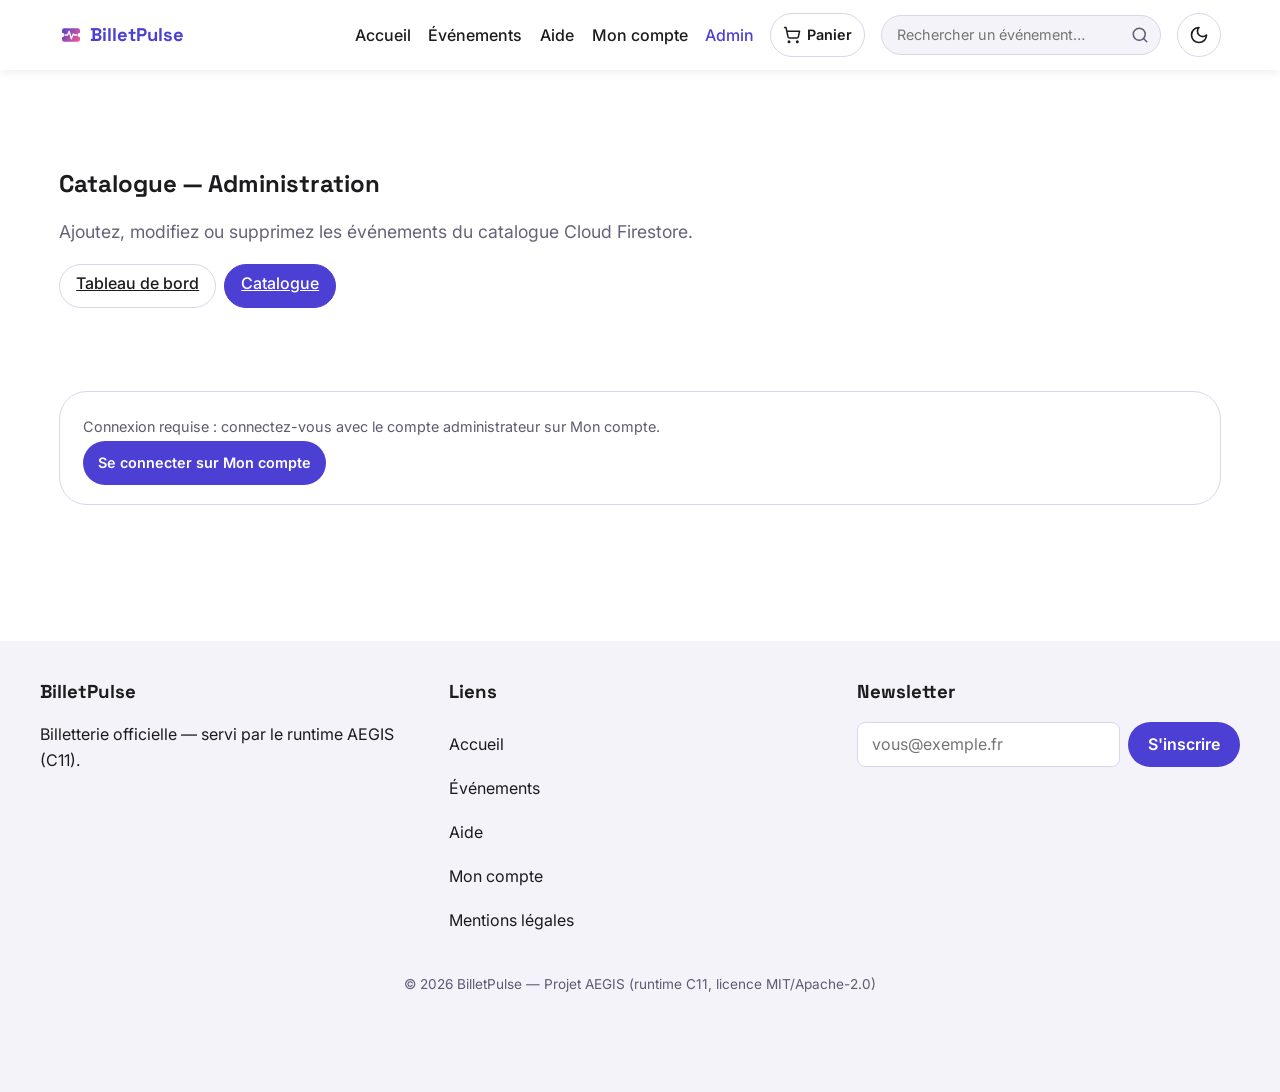
<file: admin-catalogue.html>
﻿<!DOCTYPE html>
<html lang="fr">
<head>
<meta charset="UTF-8"><meta name="viewport" content="width=device-width, initial-scale=1">
<title>Catalogue Admin — BilletPulse</title>
<link rel="icon" href="assets/img/favicon.svg" type="image/svg+xml">
<link href="https://fonts.googleapis.com/css2?family=Space+Grotesk:wght@400;500;700&family=Inter:wght@400;500;600&display=swap" rel="stylesheet">
<link rel="stylesheet" href="https://fonts.googleapis.com/css2?family=Material+Symbols+Outlined:opsz,wght,FILL,GRAD@24,400,0,0">
<link rel="stylesheet" href="assets/css/style.css">
</head>
<body>
<a class="skip-link" href="#main">Aller au contenu principal</a>
<header class="site-header"><nav class="nav-main" role="navigation" aria-label="Navigation principale">
<a class="brand" href="index.html"><img src="assets/img/logo.svg" alt="" width="24" height="24"> BilletPulse</a>
<button class="nav-toggle" id="nav-toggle" aria-expanded="false" aria-controls="nav-menu" aria-label="Menu">☰</button>
<ul id="nav-menu" class="nav-menu" hidden>
<li><a href="index.html">Accueil</a></li><li><a href="evenements.html">Événements</a></li>
<li><a href="aide.html">Aide</a></li><li><a href="compte.html">Mon compte</a></li><li><a href="admin.html" aria-current="page">Admin</a></li>
</ul></nav></header>
<main id="main">
<section class="page-hero">
  <h1>Catalogue — Administration</h1>
  <p class="hero-lead">Ajoutez, modifiez ou supprimez les événements du catalogue Cloud Firestore.</p>
  <nav class="chips" aria-label="Navigation de l'espace administrateur">
    <a class="chip" href="admin.html">Tableau de bord</a>
    <a class="chip is-active" href="admin-catalogue.html" aria-current="page">Catalogue</a>
  </nav>
</section>

<section class="card" id="admin-gate" aria-label="Accès administrateur">
  <div class="card-body">
    <p id="admin-status" class="card-meta">Vérification des droits administrateur…</p>
    <a class="btn btn-primary btn-sm" id="admin-login-link" href="compte.html" hidden>Se connecter sur Mon compte</a>
  </div>
</section>

<section id="admin-panel" hidden aria-label="Gestion du catalogue">
  <div class="card" style="margin:1.5rem 0">
    <div class="card-body">
      <h2>Ajouter / modifier un événement</h2>
      <form id="admin-event-form" class="contact-form">
        <div class="form-row"><label for="ae-id">Identifiant (slug)</label><input type="text" id="ae-id" required placeholder="ex: soiree-vip-ete"></div>
        <div class="form-row"><label for="ae-title">Titre</label><input type="text" id="ae-title" required placeholder="Nom du spectacle"></div>
        <div class="form-row"><label for="ae-category">Catégorie (festival, concert, theatre, sport)</label><input type="text" id="ae-category" required value="concert"></div>
        <div class="form-row"><label for="ae-catlabel">Libellé catégorie</label><input type="text" id="ae-catlabel" required value="Concert"></div>
        <div class="form-row"><label for="ae-date">Date</label><input type="text" id="ae-date" required placeholder="15 juillet 2027"></div>
        <div class="form-row"><label for="ae-lieu">Lieu</label><input type="text" id="ae-lieu" required placeholder="Paris"></div>
        <div class="form-row"><label for="ae-prix">Prix (€)</label><input type="number" id="ae-prix" required min="1" step="1" value="40"></div>
        <div class="form-row"><label for="ae-stock">Stock</label><input type="number" id="ae-stock" required min="0" step="1" value="100"></div>
        <div class="form-row"><label for="ae-img">Image (chemin relatif)</label><input type="text" id="ae-img" required value="assets/img/events/nova.jpg"></div>
        <div class="form-row"><label for="ae-desc">Description</label><textarea id="ae-desc" rows="2" required>Événement officiel BilletPulse.</textarea></div>
        <div class="form-actions">
          <button type="submit" class="btn btn-primary btn-sm">Enregistrer dans Firestore</button>
          <button type="button" class="btn btn-outline btn-sm" id="ae-reset">Nouveau</button>
        </div>
        <p class="form-msg" id="ae-msg" role="status" aria-live="polite"></p>
      </form>
    </div>
  </div>

  <div class="section-head">
    <h2>Catalogue actuel</h2>
    <div class="search-bar"><input type="search" id="ae-search" placeholder="Filtrer par titre, lieu ou slug…" aria-label="Filtrer le catalogue"></div>
  </div>
  <div class="tickets-list" id="admin-events-list"></div>
</section>
</main>
<footer class="site-footer">
  <div class="footer-cols">
    <div><h3>BilletPulse</h3><p>Billetterie officielle — servi par le runtime AEGIS (C11).</p></div>
    <nav aria-label="Liens utiles"><h3>Liens</h3><ul>
      <li><a href="index.html">Accueil</a></li>
      <li><a href="evenements.html">Événements</a></li>
      <li><a href="aide.html">Aide</a></li>
      <li><a href="compte.html">Mon compte</a></li>
      <li><a href="mentions-legales.html">Mentions légales</a></li>
    </ul></nav>
    <div><h3>Newsletter</h3>
      <form id="newsletter-form" class="newsletter-form">
        <label class="sr-only" for="nl-email">Votre e-mail</label>
        <input type="email" id="nl-email" required placeholder="vous@exemple.fr">
        <button class="btn btn-primary" type="submit">S'inscrire</button>
      </form>
      <p class="form-msg" id="nl-msg" aria-live="polite"></p>
    </div>
  </div>
  <p class="footer-bottom">© 2026 BilletPulse — Projet AEGIS (runtime C11, licence MIT/Apache-2.0)</p>
</footer>
<script src="assets/js/cart-core.js"></script><script src="assets/js/main.js"></script>
</body></html>
</file>
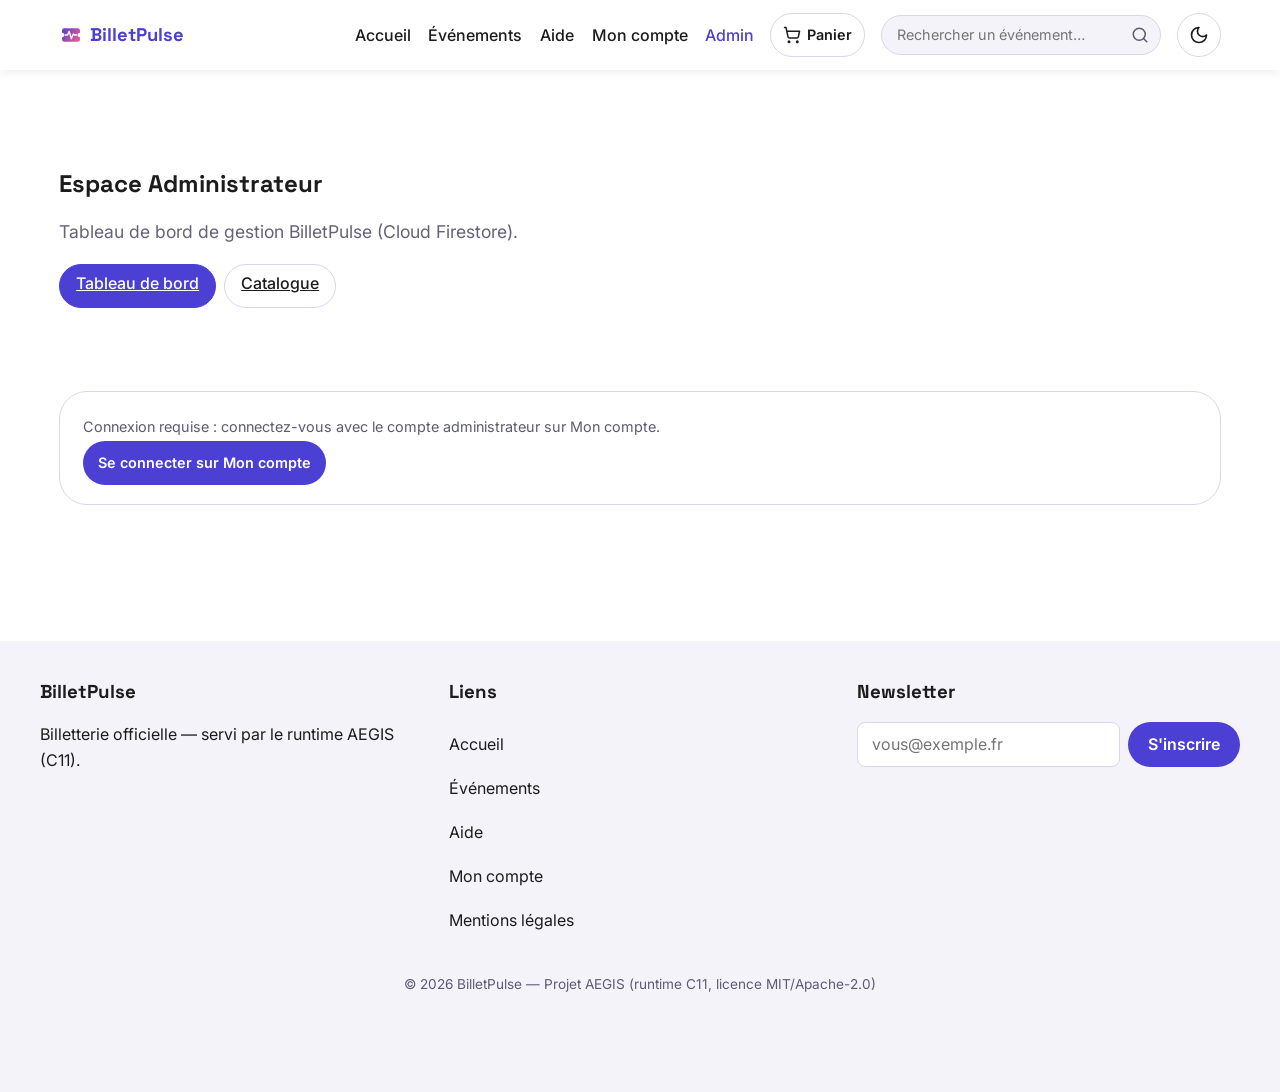
<file: admin.html>
﻿<!DOCTYPE html>
<html lang="fr">
<head>
<meta charset="UTF-8"><meta name="viewport" content="width=device-width, initial-scale=1">
<title>Administration — BilletPulse</title>
<link rel="icon" href="assets/img/favicon.svg" type="image/svg+xml">
<link href="https://fonts.googleapis.com/css2?family=Space+Grotesk:wght@400;500;700&family=Inter:wght@400;500;600&display=swap" rel="stylesheet">
<link rel="stylesheet" href="https://fonts.googleapis.com/css2?family=Material+Symbols+Outlined:opsz,wght,FILL,GRAD@24,400,0,0">
<link rel="stylesheet" href="assets/css/style.css">
</head>
<body>
<a class="skip-link" href="#main">Aller au contenu principal</a>
<header class="site-header"><nav class="nav-main" role="navigation" aria-label="Navigation principale">
<a class="brand" href="index.html"><img src="assets/img/logo.svg" alt="" width="24" height="24"> BilletPulse</a>
<button class="nav-toggle" id="nav-toggle" aria-expanded="false" aria-controls="nav-menu" aria-label="Menu">☰</button>
<ul id="nav-menu" class="nav-menu" hidden>
<li><a href="index.html">Accueil</a></li><li><a href="evenements.html">Événements</a></li>
<li><a href="aide.html">Aide</a></li><li><a href="compte.html">Mon compte</a></li><li><a href="admin.html" aria-current="page">Admin</a></li>
</ul></nav></header>
<main id="main">
<section class="page-hero">
  <h1>Espace Administrateur</h1>
  <p class="hero-lead">Tableau de bord de gestion BilletPulse (Cloud Firestore).</p>
  <nav class="chips" aria-label="Navigation de l'espace administrateur">
    <a class="chip is-active" href="admin.html" aria-current="page">Tableau de bord</a>
    <a class="chip" href="admin-catalogue.html">Catalogue</a>
  </nav>
</section>

<section class="card" id="admin-gate" aria-label="Accès administrateur">
  <div class="card-body">
    <p id="admin-status" class="card-meta">Vérification des droits administrateur…</p>
    <a class="btn btn-primary btn-sm" id="admin-login-link" href="compte.html" hidden>Se connecter sur Mon compte</a>
  </div>
</section>

<section id="admin-panel" hidden aria-label="Tableau de bord administrateur">
  <div class="cards-grid three" style="margin:1.5rem 0">
    <article class="card"><div class="card-body">
      <p class="card-meta">Événements publiés</p>
      <h2 id="admin-stat-count">…</h2>
    </div></article>
    <article class="card"><div class="card-body">
      <p class="card-meta">Places en stock total</p>
      <h2 id="admin-stat-stock">…</h2>
    </div></article>
    <article class="card"><div class="card-body">
      <p class="card-meta">Catégories actives</p>
      <h2 id="admin-stat-cats">…</h2>
    </div></article>
  </div>

  <div class="card">
    <div class="card-body">
      <h2>Sections de l'espace administrateur</h2>
      <p class="card-meta">Accédez aux outils de gestion dédiés.</p>
      <div class="form-actions" style="margin-top:1rem">
        <a class="btn btn-primary btn-sm" href="admin-catalogue.html">Gérer le catalogue</a>
        <a class="btn btn-outline btn-sm" href="evenements.html">Voir le catalogue public</a>
      </div>
    </div>
  </div>
</section>
</main>
<footer class="site-footer">
  <div class="footer-cols">
    <div><h3>BilletPulse</h3><p>Billetterie officielle — servi par le runtime AEGIS (C11).</p></div>
    <nav aria-label="Liens utiles"><h3>Liens</h3><ul>
      <li><a href="index.html">Accueil</a></li>
      <li><a href="evenements.html">Événements</a></li>
      <li><a href="aide.html">Aide</a></li>
      <li><a href="compte.html">Mon compte</a></li>
      <li><a href="mentions-legales.html">Mentions légales</a></li>
    </ul></nav>
    <div><h3>Newsletter</h3>
      <form id="newsletter-form" class="newsletter-form">
        <label class="sr-only" for="nl-email">Votre e-mail</label>
        <input type="email" id="nl-email" required placeholder="vous@exemple.fr">
        <button class="btn btn-primary" type="submit">S'inscrire</button>
      </form>
      <p class="form-msg" id="nl-msg" aria-live="polite"></p>
    </div>
  </div>
  <p class="footer-bottom">© 2026 BilletPulse — Projet AEGIS (runtime C11, licence MIT/Apache-2.0)</p>
</footer>
<script src="assets/js/cart-core.js"></script><script src="assets/js/main.js"></script>
</body></html>
</file>
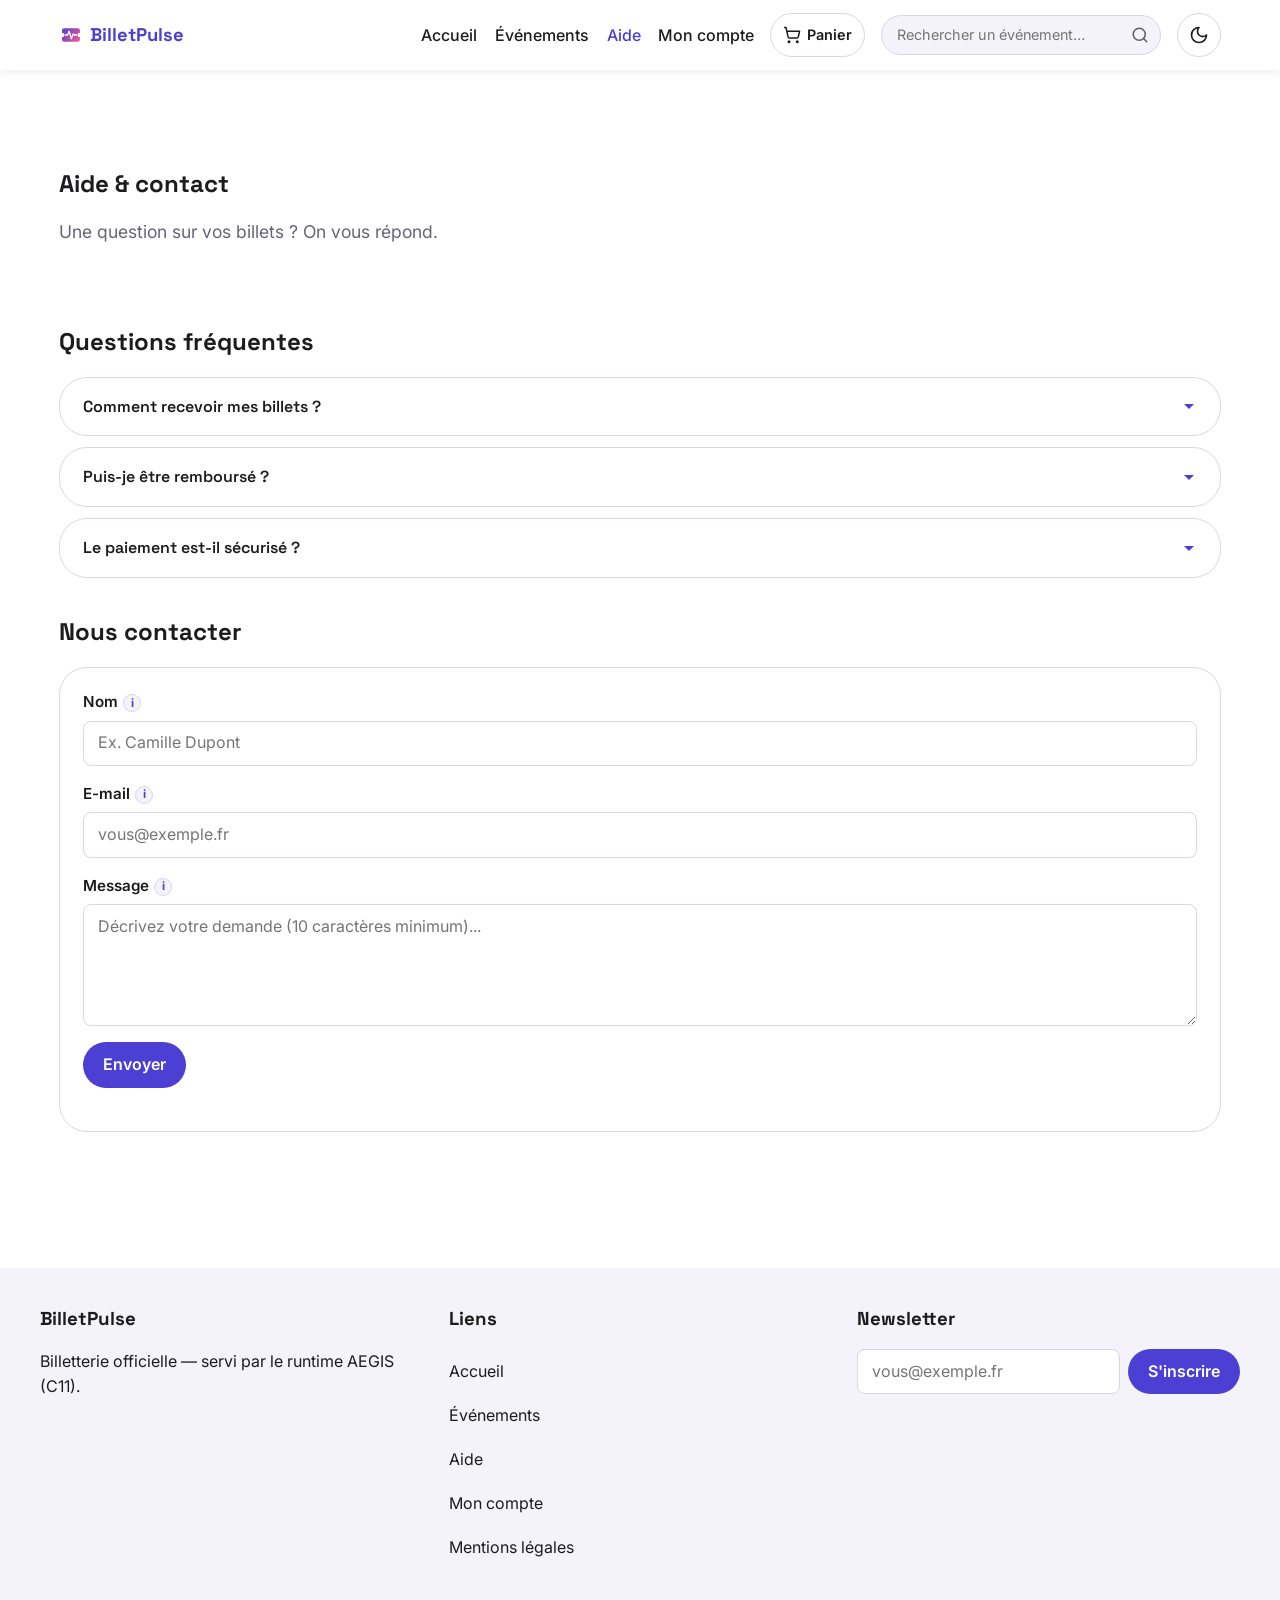
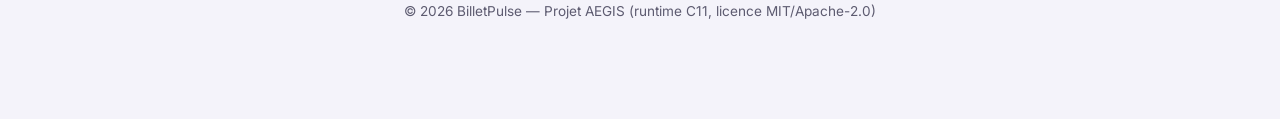
<file: aide.html>
﻿<!DOCTYPE html>
<html lang="fr">
<head>
<meta charset="UTF-8"><meta name="viewport" content="width=device-width, initial-scale=1">
<title>Aide — BilletPulse</title>
<link rel="icon" href="assets/img/favicon.svg" type="image/svg+xml">
<link href="https://fonts.googleapis.com/css2?family=Space+Grotesk:wght@400;500;700&family=Inter:wght@400;500;600&display=swap" rel="stylesheet">
<link rel="stylesheet" href="https://fonts.googleapis.com/css2?family=Material+Symbols+Outlined:opsz,wght,FILL,GRAD@24,400,0,0">
<link rel="stylesheet" href="assets/css/style.css">
</head>
<body>
<a class="skip-link" href="#main">Aller au contenu principal</a>
<header class="site-header"><nav class="nav-main" role="navigation" aria-label="Navigation principale">
<a class="brand" href="index.html"><img src="assets/img/logo.svg" alt="" width="24" height="24"> BilletPulse</a>
<button class="nav-toggle" id="nav-toggle" aria-expanded="false" aria-controls="nav-menu" aria-label="Menu">☰</button>
<ul id="nav-menu" class="nav-menu" hidden>
<li><a href="index.html">Accueil</a></li><li><a href="evenements.html">Événements</a></li>
<li><a href="aide.html" aria-current="page">Aide</a></li><li><a href="compte.html">Mon compte</a></li>
</ul></nav></header>
<main id="main">
<section class="page-hero"><h1>Aide &amp; contact</h1><p class="hero-lead">Une question sur vos billets ? On vous répond.</p></section>
<section class="faq" aria-label="Questions fréquentes">
<h2>Questions fréquentes</h2>
<details class="card"><summary>Comment recevoir mes billets ?</summary><div class="card-body"><p>Dès le paiement confirmé, vos billets (avec QR code) sont envoyés par e-mail et disponibles dans votre compte.</p></div></details>
<details class="card"><summary>Puis-je être remboursé ?</summary><div class="card-body"><p>Selon les conditions de l'organisateur (voir CGV). Contactez-nous dans les 48 h suivant l'achat.</p></div></details>
<details class="card"><summary>Le paiement est-il sécurisé ?</summary><div class="card-body"><p>Oui — transactions chiffrées traitées par notre backend AEGIS (C11), conforme aux standards bancaires.</p></div></details>
</section>
<section aria-label="Contact"><h2>Nous contacter</h2>
<form class="contact-form card" id="contact-form">
<div class="form-row"><label for="cf-nom">Nom</label><input id="cf-nom" maxlength="50" autocomplete="name" placeholder="Ex. Camille Dupont" required></div>
<div class="form-row"><label for="cf-email">E-mail</label><input id="cf-email" type="email" autocomplete="email" placeholder="vous@exemple.fr" required></div>
<div class="form-row"><label for="cf-msg">Message</label><textarea id="cf-msg" rows="4" minlength="10" maxlength="1000" placeholder="Décrivez votre demande (10 caractères minimum)..." required></textarea></div>
<button class="btn btn-primary" type="submit">Envoyer</button>
<p class="form-msg" id="cf-msg-out" aria-live="polite"></p>
</form></section>
</main>
<footer class="site-footer">
  <div class="footer-cols">
    <div><h3>BilletPulse</h3><p>Billetterie officielle — servi par le runtime AEGIS (C11).</p></div>
    <nav aria-label="Liens utiles"><h3>Liens</h3><ul>
      <li><a href="index.html">Accueil</a></li>
      <li><a href="evenements.html">Événements</a></li>
      <li><a href="aide.html">Aide</a></li>
      <li><a href="compte.html">Mon compte</a></li>
      <li><a href="mentions-legales.html">Mentions légales</a></li>
    </ul></nav>
    <div><h3>Newsletter</h3>
      <form id="newsletter-form" class="newsletter-form">
        <label class="sr-only" for="nl-email">Votre e-mail</label>
        <input type="email" id="nl-email" required placeholder="vous@exemple.fr">
        <button class="btn btn-primary" type="submit">S'inscrire</button>
      </form>
      <p class="form-msg" id="nl-msg" aria-live="polite"></p>
    </div>
  </div>
  <p class="footer-bottom">© 2026 BilletPulse — Projet AEGIS (runtime C11, licence MIT/Apache-2.0)</p>
</footer>
<script src="assets/js/cart-core.js"></script>
<script src="assets/js/main.js"></script>
</body></html>
</file>
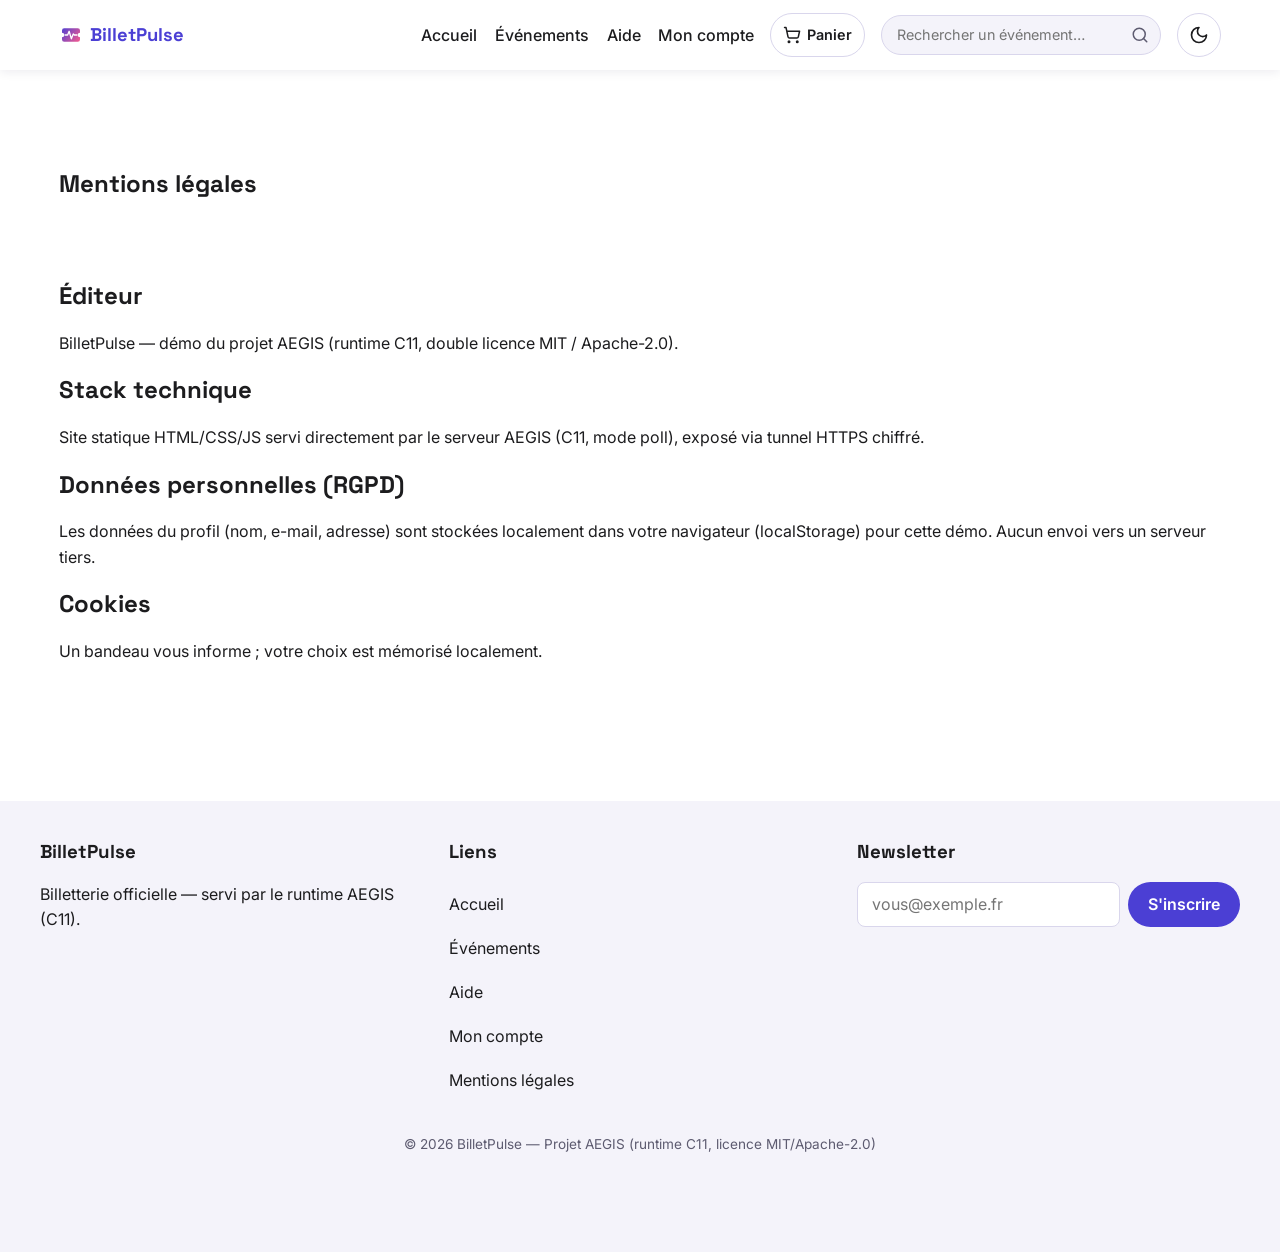
<file: mentions-legales.html>
﻿<!DOCTYPE html>
<html lang="fr">
<head>
<meta charset="UTF-8"><meta name="viewport" content="width=device-width, initial-scale=1">
<title>Mentions légales — BilletPulse</title>
<link rel="icon" href="assets/img/favicon.svg" type="image/svg+xml">
<link href="https://fonts.googleapis.com/css2?family=Space+Grotesk:wght@400;500;700&family=Inter:wght@400;500;600&display=swap" rel="stylesheet">
<link rel="stylesheet" href="assets/css/style.css">
</head>
<body>
<a class="skip-link" href="#main">Aller au contenu principal</a>
<header class="site-header"><nav class="nav-main" role="navigation" aria-label="Navigation principale">
<a class="brand" href="index.html"><img src="assets/img/logo.svg" alt="" width="24" height="24"> BilletPulse</a>
<button class="nav-toggle" id="nav-toggle" aria-expanded="false" aria-controls="nav-menu" aria-label="Menu">☰</button>
<ul id="nav-menu" class="nav-menu" hidden>
<li><a href="index.html">Accueil</a></li><li><a href="evenements.html">Événements</a></li>
<li><a href="aide.html">Aide</a></li><li><a href="compte.html">Mon compte</a></li>
</ul></nav></header>
<main id="main">
<section class="page-hero"><h1>Mentions légales</h1></section>
<section class="legal" aria-label="Mentions légales">
<h2>Éditeur</h2><p>BilletPulse — démo du projet AEGIS (runtime C11, double licence MIT / Apache-2.0).</p>
<h2>Stack technique</h2><p>Site statique HTML/CSS/JS servi directement par le serveur AEGIS (C11, mode poll), exposé via tunnel HTTPS chiffré.</p>
<h2>Données personnelles (RGPD)</h2><p>Les données du profil (nom, e-mail, adresse) sont stockées localement dans votre navigateur (localStorage) pour cette démo. Aucun envoi vers un serveur tiers.</p>
<h2>Cookies</h2><p>Un bandeau vous informe ; votre choix est mémorisé localement.</p>
</section>
</main>
<footer class="site-footer">
  <div class="footer-cols">
    <div><h3>BilletPulse</h3><p>Billetterie officielle — servi par le runtime AEGIS (C11).</p></div>
    <nav aria-label="Liens utiles"><h3>Liens</h3><ul>
      <li><a href="index.html">Accueil</a></li>
      <li><a href="evenements.html">Événements</a></li>
      <li><a href="aide.html">Aide</a></li>
      <li><a href="compte.html">Mon compte</a></li>
      <li><a href="mentions-legales.html">Mentions légales</a></li>
    </ul></nav>
    <div><h3>Newsletter</h3>
      <form id="newsletter-form" class="newsletter-form">
        <label class="sr-only" for="nl-email">Votre e-mail</label>
        <input type="email" id="nl-email" required placeholder="vous@exemple.fr">
        <button class="btn btn-primary" type="submit">S'inscrire</button>
      </form>
      <p class="form-msg" id="nl-msg" aria-live="polite"></p>
    </div>
  </div>
  <p class="footer-bottom">© 2026 BilletPulse — Projet AEGIS (runtime C11, licence MIT/Apache-2.0)</p>
</footer>
<script src="assets/js/main.js"></script>
</body></html>
</file>
<file: assets/css/style.css>
/* ===== AEGIS Tickets — Material 3 ===== */
:root {
  --primary:#4b3fd4; --primary-dark:#2a22a8; --on-primary:#fff;
  --secondary:#ff5c8a; --tertiary:#00b3a4;
  --surface:#fff; --surface-2:#f4f3fa; --on-surface:#1c1c1e; --muted:#5d5b70;
  --outline:#d9d6ec; --success:#00695c; --error:#c2185b;
  --radius-s:8px; --radius-m:16px; --radius-l:28px;
  --font-display:'Space Grotesk',sans-serif; --font-body:'Inter',sans-serif;
}
:root[data-theme="light"] {
  --primary:#4b3fd4; --primary-dark:#2a22a8; --on-primary:#fff;
  --surface:#fff; --surface-2:#f4f3fa; --on-surface:#1c1c1e; --muted:#5d5b70; --outline:#d9d6ec;
}
:root[data-theme="dark"] {
  --primary:#8b82ff; --primary-dark:#6c61f2; --on-primary:#fff;
  --surface:#17161d; --surface-2:#221f33; --on-surface:#f2f1fa; --muted:#b3b1c9; --outline:#3a3752;
}
@media (prefers-color-scheme: dark) {
  :root:not([data-theme="light"]) { --primary:#8b82ff; --primary-dark:#6c61f2; --surface:#17161d; --surface-2:#221f33; --on-surface:#f2f1fa; --muted:#b3b1c9; --outline:#3a3752; }
}
* { box-sizing:border-box; }
html { scroll-behavior:smooth; }
body { margin:0; font-family:var(--font-body); background:var(--surface); color:var(--on-surface); line-height:1.6; }
h1,h2,h3 { font-family:var(--font-display); line-height:1.2; }
img { max-width:100%; display:block; }
a { color:var(--primary); }
.sr-only { position:absolute; width:1px; height:1px; overflow:hidden; clip:rect(0 0 0 0); white-space:nowrap; }
.skip-link { position:absolute; left:-9999px; top:0; background:var(--primary); color:#fff; padding:.6rem 1rem; z-index:999; border-radius:0 0 var(--radius-s) 0; }
.skip-link:focus { left:0; }
:focus-visible { outline:3px solid var(--secondary); outline-offset:2px; }
@media (prefers-reduced-motion: reduce) { html { scroll-behavior:auto; } * { animation:none !important; transition:none !important; } }

/* Header */
.site-header { position:sticky; top:0; z-index:100; background:var(--surface); box-shadow:0 2px 10px rgba(20,15,60,.08); }
.nav-main { display:flex; align-items:center; justify-content:space-between; gap:1rem; max-width:1200px; margin:auto; padding:.8rem 1.2rem; position:relative; }
.brand { display:inline-flex; align-items:center; gap:.4rem; min-height:44px; font-family:var(--font-display); font-weight:700; font-size:1.15rem; color:var(--primary); text-decoration:none; flex-shrink:0; }
.nav-search { position:relative; flex:1 1 200px; max-width:280px; display:flex; align-items:center; }
.nav-search input { width:100%; min-height:40px; padding:.4rem 2.4rem .4rem .95rem; border:1px solid var(--outline); border-radius:999px; font:inherit; font-size:.9rem; background:var(--surface-2); color:var(--on-surface); }
.nav-search input:focus { outline:2px solid var(--primary); outline-offset:1px; background:var(--surface); }
.nav-search button { position:absolute; right:4px; width:34px; height:34px; border-radius:50%; border:none; background:transparent; color:var(--muted); cursor:pointer; display:inline-flex; align-items:center; justify-content:center; }
.nav-search button:hover { color:var(--primary); }
.nav-menu { display:flex; gap:1.1rem; list-style:none; margin:0 0 0 auto; padding:0; }
.theme-toggle { display:inline-flex; align-items:center; justify-content:center; width:44px; height:44px; border-radius:50%; border:1px solid var(--outline); background:var(--surface); color:var(--on-surface); cursor:pointer; flex-shrink:0; transition:border-color .15s, color .15s; }
.theme-toggle:hover { border-color:var(--primary); color:var(--primary); }
.nav-cart { position:relative; display:inline-flex; align-items:center; justify-content:center; gap:.35rem; min-width:44px; height:44px; padding:0 .75rem; border-radius:999px; border:1px solid var(--outline); background:var(--surface); color:var(--on-surface); font:inherit; font-weight:600; font-size:.9rem; cursor:pointer; flex-shrink:0; transition:border-color .15s, color .15s; }
.nav-cart:hover { border-color:var(--primary); color:var(--primary); }
.nav-cart-badge { background:var(--secondary); color:#fff; border-radius:999px; min-width:20px; height:20px; padding:0 5px; display:inline-flex; align-items:center; justify-content:center; font-size:.75rem; font-weight:700; }
.nav-cart-badge[hidden] { display:none !important; }
.nav-menu a { display:inline-block; min-height:44px; line-height:44px; text-decoration:none; color:var(--on-surface); font-weight:500; }
.nav-menu a:hover, .nav-menu a[aria-current="page"] { color:var(--primary); }
.nav-toggle { display:none; min-height:44px; min-width:44px; background:none; border:1px solid var(--outline); border-radius:var(--radius-s); font-size:1.3rem; cursor:pointer; color:var(--on-surface); }

main { max-width:1200px; margin:auto; padding:0 1.2rem 3rem; }

/* Hero */
.hero { position:relative; min-height:60vh; display:flex; align-items:center; border-radius:var(--radius-l); overflow:hidden; margin-top:1.2rem; }
.hero-bg { position:absolute; inset:0; width:100%; height:100%; object-fit:cover; }
.hero::after { content:""; position:absolute; inset:0; background:linear-gradient(100deg, rgba(30,20,90,.85), rgba(75,63,212,.55) 55%, rgba(255,92,138,.35)); }
.hero-content { position:relative; z-index:1; color:#fff; padding:3rem 2.5rem; max-width:640px; }
.hero-kicker { display:inline-block; background:var(--secondary); color:#fff; font-weight:600; font-size:.8rem; text-transform:uppercase; letter-spacing:.08em; padding:.3rem .8rem; border-radius:999px; }
.hero h1 { font-size:clamp(2rem,5vw,3.4rem); margin:.8rem 0; }
.hero-lead { font-size:1.1rem; opacity:.95; }
.page-hero { padding:2.5rem 0 1.5rem; }
.page-hero .hero-lead { color:var(--muted); }
.hero-actions { display:flex; gap:.8rem; flex-wrap:wrap; margin-top:1.4rem; }

/* Countdown */
.countdown { display:inline-block; margin-top:1.6rem; background:rgba(255,255,255,.14); backdrop-filter:blur(6px); border:1px solid rgba(255,255,255,.35); border-radius:var(--radius-m); padding:.6rem 1.1rem; }
.cd-label { display:block; font-size:.75rem; text-transform:uppercase; letter-spacing:.08em; opacity:.85; }
.cd-value { font-family:'JetBrains Mono',monospace; font-weight:600; font-size:1.15rem; color:#ffd166; }

/* Boutons & chips */
.btn { display:inline-flex; align-items:center; justify-content:center; gap:.4rem; min-height:44px; padding:.55rem 1.2rem; border-radius:999px; border:1px solid transparent; font:inherit; font-weight:600; cursor:pointer; text-decoration:none; }
.btn-lg { min-height:52px; padding:.8rem 1.6rem; font-size:1.05rem; }
.btn-sm { min-height:40px; padding:.35rem .9rem; font-size:.9rem; }
.btn-primary { background:var(--primary); color:var(--on-primary); }
.btn-primary:hover { background:var(--primary-dark); }
.btn-primary:disabled { opacity:.6; cursor:default; }
.btn-outline { background:transparent; color:var(--primary); border-color:var(--primary); }
.hero .btn-outline { color:#fff; border-color:#fff; }
.icon-btn { background:none; border:none; min-width:44px; min-height:44px; cursor:pointer; color:var(--on-surface); border-radius:50%; }
.chips { display:flex; gap:.5rem; flex-wrap:wrap; margin:.8rem 0 1.2rem; }
.chip { min-height:44px; padding:.4rem 1rem; border-radius:999px; border:1px solid var(--outline); background:var(--surface); color:var(--on-surface); font:inherit; font-weight:500; cursor:pointer; }
.chip.is-active { background:var(--primary); border-color:var(--primary); color:#fff; }

/* Sections */
section { margin:2.5rem 0; }
.section-head { display:flex; align-items:center; justify-content:space-between; gap:1rem; flex-wrap:wrap; }
.search-bar input, .newsletter-form input, .contact-form input, .contact-form textarea, .form-row input, .form-row textarea, .cart-promo input {
  width:100%; min-height:44px; padding:.55rem .9rem; border:1px solid var(--outline); border-radius:var(--radius-s);
  font:inherit; background:var(--surface); color:var(--on-surface);
}
.search-bar { max-width:480px; margin-bottom:.4rem; }

/* Grille de cartes */
.cards-grid { display:grid; grid-template-columns:repeat(auto-fill,minmax(260px,1fr)); gap:1.2rem; }
.cards-grid.three { grid-template-columns:repeat(auto-fit,minmax(240px,1fr)); }
.card { background:var(--surface); border:1px solid var(--outline); border-radius:var(--radius-l); overflow:hidden; transition:transform .2s, box-shadow .2s; }
.card:hover { transform:translateY(-4px); box-shadow:0 12px 28px rgba(40,30,110,.14); }
.card-body { padding:1.2rem 1.4rem; }
.card-event { text-decoration:none; color:inherit; display:flex; flex-direction:column; height:100%; }
.card-event .card-body { display:flex; flex-direction:column; flex:1; }
.card-event .card-foot { margin-top:auto; padding-top:.6rem; }
.card-icon { font-size:2rem; color:var(--primary); }
.card-tag { display:inline-block; background:rgba(0,179,164,.12); color:var(--tertiary); font-size:.75rem; font-weight:600; text-transform:uppercase; letter-spacing:.06em; padding:.2rem .6rem; border-radius:999px; }
.card-title-link { margin:.5rem 0 .3rem; font-size:1.15rem; color:var(--on-surface); }
.card-meta { color:var(--muted); font-size:.9rem; margin:.2rem 0; }
.card-foot { display:flex; justify-content:space-between; align-items:center; margin-top:.6rem; }
.card-price { font-weight:700; color:var(--primary); font-size:1.05rem; }
.card-stock { font-size:.8rem; color:var(--muted); }
.card-stock.low { color:var(--error); font-weight:600; }

/* Stats */
.stats-bar { display:flex; justify-content:space-around; gap:1rem; flex-wrap:wrap; background:var(--surface-2); border-radius:var(--radius-m); padding:1.4rem; }
.stat-item { text-align:center; }
.stat-number { display:block; font-family:var(--font-display); font-weight:700; font-size:1.5rem; color:var(--primary); }
.stat-label { font-size:.82rem; color:var(--muted); }

/* Carte map */
.map-card iframe { width:100%; height:280px; border:0; display:block; }
.map-actions { display:flex; flex-wrap:wrap; gap:.6rem; margin-top:.9rem; }
.map-actions .material-symbols-outlined { font-size:1.1rem; }

/* Presse fête */
.press-party { border-radius:var(--radius-l); padding:3rem 1.5rem; text-align:center; color:#fff;
  background:linear-gradient(120deg, var(--secondary), #ffb347 45%, var(--primary)); position:relative; overflow:hidden; }
.press-badge { display:inline-block; background:rgba(255,255,255,.2); border:1px solid rgba(255,255,255,.5); padding:.3rem .9rem; border-radius:999px; font-size:.8rem; font-weight:600; text-transform:uppercase; letter-spacing:.08em; }
.press-title { font-family:'Playfair Display',serif; font-style:italic; font-size:clamp(1.6rem,4vw,2.4rem); margin:.8rem 0 1.6rem; }
.press-cards { display:flex; justify-content:center; gap:1rem; flex-wrap:wrap; }
.press-card { display:flex; align-items:center; justify-content:center; min-height:64px; min-width:64px; padding:0 1.2rem; background:#fff; border-radius:var(--radius-m); transform:rotate(-2deg); box-shadow:0 8px 20px rgba(0,0,0,.18); transition:transform .2s; }
.press-card:nth-child(2n) { transform:rotate(2deg); }
.press-card:hover { transform:rotate(0) scale(1.05); }
.press-card img { max-height:28px; width:auto; }

/* Compte */
.account-profile { padding:1.4rem; }
.profile-main { display:flex; align-items:center; gap:1rem; flex-wrap:wrap; }
.avatar { width:64px; height:64px; border-radius:50%; display:flex; align-items:center; justify-content:center;
  font-family:var(--font-display); font-weight:700; font-size:1.4rem; color:#fff;
  background:linear-gradient(135deg, var(--primary), var(--secondary)); }
.profile-main h2 { margin:0; }
.profile-mail { color:var(--muted); margin:.2rem 0; word-break:break-all; }
.profile-badge { display:inline-block; background:rgba(0,179,164,.12); color:var(--success); font-size:.8rem; font-weight:600; padding:.2rem .6rem; border-radius:999px; }
.profile-main .profile-actions { margin-left:auto; display:flex; gap:.5rem; flex-wrap:wrap; }
.account-auth { margin-bottom:1.2rem; }
.account-auth[hidden], #account-profile[hidden], #logout-btn[hidden] { display:none !important; }
.profile-form { margin-top:1rem; padding:1.2rem; background:var(--surface-2); border-radius:var(--radius-m); display:grid; gap:.9rem; }
.profile-form[hidden] { display:none !important; }
.form-row { display:grid; gap:.3rem; }
.form-row label { font-weight:600; font-size:.9rem; }
.form-actions { display:flex; gap:.6rem; }
.form-msg { margin:.3rem 0 0; font-size:.9rem; }
.form-msg.ok { color:var(--success); } .form-msg.ko { color:var(--error); }

/* Billets */
.tickets-list { display:grid; gap:1rem; }
.ticket-details { display:grid; gap:.25rem; margin:.45rem 0 .6rem; padding:.55rem .75rem; background:var(--surface-2); border-radius:var(--radius-s); border-left:3px solid var(--primary); font-size:.9rem; color:var(--text); }
.ticket-detail-row { margin:0; display:flex; flex-wrap:wrap; gap:.35rem; align-items:baseline; }
.ticket-detail-label { font-weight:600; color:var(--muted); }
.ticket .qr { font-family:'JetBrains Mono',monospace; background:var(--surface-2); border:1px dashed var(--outline); border-radius:var(--radius-s); padding:.5rem .8rem; display:inline-block; margin-top:.5rem; font-size:.85rem; }
.no-result { color:var(--muted); font-style:italic; }

/* Panier */
.cart-fab { display:none; }
.cart-badge { position:absolute; top:-4px; right:-4px; background:var(--secondary); color:#fff; border-radius:50%; min-width:22px; height:22px; display:flex; align-items:center; justify-content:center; font-size:.75rem; font-weight:700; }
.cart-badge[hidden], .cookie-banner[hidden], .no-result[hidden], .cadeau-fields[hidden] { display:none !important; }
.cart-overlay { position:fixed; inset:0; background:rgba(10,8,30,.5); z-index:130; opacity:1; visibility:visible; transition:opacity .2s ease, visibility .2s ease; }
.cart-overlay[hidden] { display:block !important; opacity:0; visibility:hidden; pointer-events:none; }
.cart-panel { position:fixed; top:0; right:0; height:100dvh; width:min(400px,100vw); background:var(--surface); z-index:140;
  box-shadow:-8px 0 30px rgba(0,0,0,.2); padding:1.2rem; overflow-y:auto; display:flex; flex-direction:column; gap:1rem;
  transform:translateX(0); visibility:visible; transition:transform .22s cubic-bezier(.2,.8,.2,1), visibility .22s ease; will-change:transform; contain:layout style; }
.cart-panel[hidden] { display:flex !important; transform:translateX(100%); visibility:hidden; pointer-events:none; }
.cart-head { display:flex; align-items:center; justify-content:space-between; }
.cart-head h2 { margin:0; }
.cart-items { display:grid; gap:.7rem; }
.cart-empty { color:var(--muted); font-style:italic; text-align:center; padding:1.2rem .6rem; margin:0; }
.cart-item { display:grid; grid-template-columns:1fr auto auto auto; align-items:center; gap:.6rem; padding:.7rem; background:var(--surface-2); border-radius:var(--radius-s); }
.ci-info { display:flex; flex-direction:column; gap:.15rem; min-width:0; }
.ci-name { font-weight:600; }
.ci-meta { font-size:.78rem; color:var(--muted); }
.ci-price { font-weight:600; white-space:nowrap; }
.ci-qty { display:inline-flex; align-items:center; gap:.4rem; }
.qty-btn { min-width:36px; min-height:36px; border-radius:50%; border:1px solid var(--outline); background:var(--surface); color:var(--on-surface); font-weight:700; font-size:1.1rem; line-height:1; padding:0; display:inline-flex; align-items:center; justify-content:center; cursor:pointer; }
.qty-btn:hover { background:var(--primary); border-color:var(--primary); color:#fff; }
.cart-totals { border-top:1px solid var(--outline); padding-top:.8rem; font-size:.95rem; }
.cart-totals .ttc { font-size:1.15rem; color:var(--primary); }
.cart-promo { display:flex; gap:.5rem; }
.cart-success { background:rgba(4,120,87,.08); border:2px solid #047857; border-radius:var(--radius-m); padding:1.2rem; display:flex; flex-direction:column; gap:.75rem; }
.cart-success[hidden] { display:none !important; }
.cart-success-head { display:flex; align-items:center; gap:.65rem; }
.cart-success-head img { width:32px; height:32px; flex-shrink:0; }
.cart-success-head h3 { margin:0; color:#047857; font-size:1.1rem; }
.sim-badge { display:inline-block; align-self:flex-start; background:#047857; color:#fff; font-size:.72rem; font-weight:700; text-transform:uppercase; letter-spacing:.06em; padding:.2rem .55rem; border-radius:999px; }
.cart-success-track { font-family:'JetBrains Mono',monospace; background:var(--surface); border:1px dashed #047857; border-radius:var(--radius-s); padding:.45rem .7rem; font-size:.85rem; }

/* Page détail événement */
.event-hero { position:relative; border-radius:var(--radius-l); overflow:hidden; margin-top:1.2rem; }
.event-hero-img { width:100%; height:300px; object-fit:cover; }
.event-hero-body { position:absolute; left:0; right:0; bottom:0; padding:1.4rem 1.6rem; color:#fff; background:linear-gradient(transparent, rgba(20,15,60,.85)); }
.buy-box { border:2px solid var(--primary); }

/* FAQ */
details.card summary { cursor:pointer; padding:1rem 1.4rem; font-weight:600; font-family:var(--font-display); min-height:44px; }
details.card[open] summary { border-bottom:1px solid var(--outline); }

/* Footer */
.site-footer { background:var(--surface-2); margin-top:3rem; padding:2.5rem 1.2rem 6rem; }
.footer-cols { max-width:1200px; margin:auto; display:grid; grid-template-columns:repeat(auto-fit,minmax(220px,1fr)); gap:1.6rem; }
.footer-cols ul { list-style:none; padding:0; margin:0; }
.footer-cols a { display:inline-block; min-height:44px; line-height:44px; text-decoration:none; color:var(--on-surface); }
.footer-cols a:hover { color:var(--primary); }
.footer-cols h3 { margin-top:0; }
.footer-links { display:flex; justify-content:center; flex-wrap:wrap; gap:1.2rem; margin-bottom:.6rem; }
.footer-links a { display:inline-block; min-height:44px; line-height:44px; text-decoration:none; color:var(--on-surface); font-weight:500; }
.footer-links a:hover { color:var(--primary); }
.newsletter-form { display:flex; gap:.5rem; }
.footer-bottom { text-align:center; color:var(--muted); font-size:.85rem; max-width:1200px; margin:2rem auto 0; }

/* Bandeau cookies */
.cookie-banner { position:fixed; left:0; right:0; bottom:0; z-index:150; background:var(--surface); border-top:1px solid var(--outline); padding:1rem 1.2rem; display:flex; align-items:center; justify-content:space-between; gap:1rem; flex-wrap:wrap; }
.cookie-banner p { margin:0; }
.cookie-actions { display:flex; gap:.5rem; }
body.has-cookie-banner { padding-bottom:96px; }

/* Responsive */
@media (max-width:720px) {
  .nav-main { flex-wrap:wrap; }
  .nav-search { order:3; flex:1 1 100%; max-width:none; }
  .nav-toggle { display:inline-flex; align-items:center; justify-content:center; }
  .nav-menu { position:absolute; top:100%; left:0; right:0; flex-direction:column; gap:0; background:var(--surface); box-shadow:0 12px 24px rgba(0,0,0,.12); padding:.6rem 1.2rem 1rem; }
  .nav-menu[hidden] { display:none; }
  .hero { min-height:70vh; }
  .hero-content { padding:2rem 1.4rem; }
  .profile-main .btn { margin-left:0; }
  body.has-cookie-banner { padding-bottom:150px; }
}
.card-img { width:100%; aspect-ratio:16/9; height:auto; display:block; object-fit:cover; object-position:center; flex-shrink:0; }
.event-hero-img { width:100%; height:320px; object-fit:cover; }
.hero-bg { width:100%; height:100%; object-fit:cover; }
/* CTA vifs */
.btn-cta { background: linear-gradient(120deg, var(--secondary), #ffb347); color:#fff; box-shadow:0 8px 24px rgba(255,92,138,.45); font-size:1.1rem; display:inline-flex; align-items:center; justify-content:center; gap:.45rem; transition: background .2s ease, transform .18s ease, box-shadow .2s ease; }
.btn-cta:hover, .btn-cta:focus-visible { background: linear-gradient(120deg, #d4376a, #df891e); color:#fff; transform:translateY(-2px); box-shadow:0 12px 30px rgba(212,55,106,.55); }
.btn-cta .material-symbols-outlined { font-size:1.2em; line-height:1; }
.btn-cta.btn-sm { font-size:.9rem; padding:.4rem .95rem; box-shadow:0 4px 14px rgba(255,92,138,.35); }
.card-buy-btn { margin-top:.75rem; width:100%; }
.btn-ghost { background:rgba(255,255,255,.12); color:#fff; border-color:rgba(255,255,255,.6); backdrop-filter:blur(4px); }
.btn-ghost:hover { background:rgba(255,255,255,.22); }
.hero-trust { list-style:none; display:flex; gap:1.2rem; flex-wrap:wrap; padding:0; margin:1.4rem 0 0; font-size:.9rem; }
.hero-trust li { display:inline-flex; align-items:center; gap:.35rem; }
.hero-trust .material-symbols-outlined { font-size:1.1rem; color:#7dffd4; }
.hero-content h1 { text-shadow:0 2px 18px rgba(0,0,0,.35); }
.press-card { transform:rotate(-1.2deg); }
.press-card:nth-child(2n) { transform:rotate(1.2deg); }
.press-card img { max-height:28px; width:auto; height:auto; max-width:140px; object-fit:contain; }
@media (max-width:720px) { .press-cards { flex-direction:row; } }
/* Icônes + animations section presse */
.press-badge .material-symbols-outlined { font-size:1rem; vertical-align:-2px; }
.press-sub { display:flex; align-items:center; justify-content:center; gap:.4rem; opacity:.9; font-size:.95rem; margin:-.6rem 0 1.4rem; }
.press-sub .material-symbols-outlined { color:#ffe082; }
.press-spark { position:absolute; color:rgba(255,255,255,.85); animation:sparkFloat 4s ease-in-out infinite; }
.press-spark.s1 { top:18%; left:8%; font-size:1.6rem; }
.press-spark.s2 { top:24%; right:10%; font-size:1.3rem; animation-delay:1.2s; }
.press-spark.s3 { bottom:16%; left:14%; font-size:1.1rem; animation-delay:2.1s; }
@keyframes sparkFloat { 0%,100% { transform:translateY(0) rotate(0); opacity:.7; } 50% { transform:translateY(-12px) rotate(20deg); opacity:1; } }
.press-card { animation:cardIn .6s ease backwards; }
.press-card:nth-child(1) { animation-delay:.05s; } .press-card:nth-child(2) { animation-delay:.15s; }
.press-card:nth-child(3) { animation-delay:.25s; } .press-card:nth-child(4) { animation-delay:.35s; }
@keyframes cardIn { from { opacity:0; transform:translateY(18px) rotate(0); } to { opacity:1; } }
.press-card:hover { animation:cardPop .3s ease; }
@keyframes cardPop { 50% { transform:scale(1.08) rotate(0); } }
@media (prefers-reduced-motion: reduce) { .press-spark, .press-card { animation:none !important; } }
/* Témoignages : avatar circulaire 50% + auteur */
.temoignage .card-body { display:flex; flex-direction:column; align-items:center; text-align:center; gap:.8rem; }
.avatar-img { width:72px; height:72px; border-radius:50%; object-fit:cover; border:3px solid var(--secondary); box-shadow:0 4px 12px rgba(255,92,138,.3); }
.temoignage-text { font-size:1rem; margin:0; font-style:italic; }
.temoignage-author { display:flex; flex-direction:column; font-style:normal; }
.temoignage-author strong { font-family:var(--font-display); color:var(--primary); }
.temoignage-author span { font-size:.82rem; color:var(--muted); }

.hero-kicker { color:#4a0e2e; }
/* Correctifs QA : contraste kicker + boutons sm >= 44px */
@media (max-width:720px) {
  .btn-sm { min-height:44px; }
}
.btn-sm { min-height:44px; }
/* FAQ : cartes propres, indicateur animé, contenu aéré */
details.card { margin-bottom:.7rem; }
details.card summary { list-style:none; position:relative; padding-right:2.4rem; }
details.card summary::-webkit-details-marker { display:none; }
details.card summary::after { content:"expand_more"; font-family:'Material Symbols Outlined'; position:absolute; right:1.1rem; top:50%; transform:translateY(-50%); transition:transform .2s; color:var(--primary); }
details.card[open] summary::after { transform:translateY(-50%) rotate(180deg); }
details.card .card-body { padding-top:.2rem; }
/* Formulaire : grille aérée, labels bien visibles */
.contact-form { display:grid; gap:1rem; padding:1.4rem; }
.contact-form .form-row { gap:.4rem; }
.contact-form label { font-size:.95rem; }
.contact-form .btn { justify-self:start; }
/* chevron FAQ : icône material, plus de texte brut */
details.card summary::after { content:""; width:24px; height:24px; right:1.2rem;
  background:currentColor; -webkit-mask:url("data:image/svg+xml,%3Csvg xmlns='http://www.w3.org/2000/svg' viewBox='0 0 24 24'%3E%3Cpath d='M7 10l5 5 5-5z'/%3E%3C/svg%3E") center/contain no-repeat;
  mask:url("data:image/svg+xml,%3Csvg xmlns='http://www.w3.org/2000/svg' viewBox='0 0 24 24'%3E%3Cpath d='M7 10l5 5 5-5z'/%3E%3C/svg%3E") center/contain no-repeat; }

/* ===== Tarifs multiples ===== */
.tarifs { display: flex; flex-direction: column; gap: .75rem; }
.tarif-option {
  display: flex; align-items: center; gap: .75rem;
  padding: .9rem 1rem; border: 2px solid var(--border, #e2e2ea);
  border-radius: 12px; cursor: pointer; min-height: 44px;
  transition: border-color .15s, background .15s;
}
.tarif-option:has(input:checked) { border-color: var(--primary, #4b3fd4); background: rgba(75,63,212,.06); }
.tarif-option input { accent-color: var(--primary, #4b3fd4); width: 20px; height: 20px; flex-shrink: 0; }
.tarif-option .tarif-label { font-weight: 600; flex: 1; }
.tarif-option .tarif-prix { font-weight: 700; color: var(--primary, #4b3fd4); }
.tarif-note { font-size: .85rem; color: var(--text-muted, #666); margin-top: .5rem; }
@media (prefers-reduced-motion: reduce) { .tarif-option { transition: none; } }

/* ===== Option cadeau ===== */
.cadeau-box { margin-top: 1rem; padding-top: 1rem; border-top: 1px solid var(--border, #e2e2ea); }
.cadeau-option { display: flex; align-items: center; gap: .6rem; cursor: pointer; min-height: 44px; }
.cadeau-option input { accent-color: var(--primary, #4b3fd4); width: 20px; height: 20px; flex-shrink: 0; }
.cadeau-label { font-weight: 600; }
.cadeau-fields { display: flex; flex-direction: column; gap: .4rem; margin-top: .75rem; padding: .9rem; background: rgba(75,63,212,.05); border-radius: 12px; }
.cadeau-fields label { font-size: .9rem; font-weight: 600; margin-top: .4rem; }
.cadeau-fields input, .cadeau-fields textarea {
  padding: .7rem .9rem; border: 1.5px solid var(--border, #e2e2ea); border-radius: 10px;
  font: inherit; min-height: 44px; background: #fff; color: inherit;
}
.cadeau-fields textarea { min-height: 80px; resize: vertical; }
.cadeau-fields input:focus, .cadeau-fields textarea:focus { outline: 2px solid var(--primary, #4b3fd4); outline-offset: 1px; }

/* ===== Bulle info confirmation / erreur ===== */
.toast-bubble {
  position: fixed; top: 80px; right: 1.2rem; z-index: 200;
  display: flex; align-items: center; gap: .75rem;
  max-width: min(420px, calc(100vw - 2.4rem));
  padding: .9rem 1.1rem; border-radius: var(--radius-m);
  color: #fff; font-weight: 600; font-size: .95rem;
  box-shadow: 0 12px 32px rgba(0, 0, 0, .28);
  animation: toastIn .22s ease-out;
}
.toast-bubble[hidden] { display: none !important; }
.toast-bubble.toast-ok { background: #047857; border: 2px solid #34d399; }
.toast-bubble.toast-err { background: #be123c; border: 2px solid #fb7185; }
.toast-bubble img { width: 28px; height: 28px; flex-shrink: 0; }
.toast-bubble .toast-close { background: transparent; border: none; color: #fff; font-size: 1.25rem; line-height: 1; cursor: pointer; margin-left: auto; padding: .2rem .4rem; }
@keyframes toastIn { from { opacity: 0; transform: translateY(-10px) scale(.97); } to { opacity: 1; transform: translateY(0) scale(1); } }

/* ===== Autocomplétion & champs structurés adresse postale ===== */
.address-fieldset { border: 1px solid var(--outline); border-radius: var(--radius-m); padding: .9rem 1rem; margin: .8rem 0; }
.address-fieldset legend { font-weight: 600; font-size: .95rem; padding: 0 .4rem; color: var(--primary); }
.address-grid { display: grid; grid-template-columns: 140px 1fr; gap: .8rem; }
@media (max-width: 520px) { .address-grid { grid-template-columns: 1fr; } }
.address-autocomplete { position: relative; }
.address-autocomplete input { padding-left: 2.2rem; background-image: url("data:image/svg+xml,%3Csvg xmlns='http://www.w3.org/2000/svg' width='16' height='16' viewBox='0 0 24 24' fill='none' stroke='%235d5b70' stroke-width='2' stroke-linecap='round' stroke-linejoin='round'%3E%3Cpath d='M20 10c0 6-8 12-8 12s-8-6-8-12a8 8 0 0 1 16 0Z'/%3E%3Ccircle cx='12' cy='10' r='3'/%3E%3C/svg%3E"); background-repeat: no-repeat; background-position: .75rem center; }
.address-suggestions {
  position: absolute; left: 0; right: 0; top: 100%; z-index: 60;
  margin: .25rem 0 0; padding: .25rem 0; list-style: none;
  background: var(--surface); border: 1px solid var(--outline);
  border-radius: var(--radius-s); box-shadow: 0 10px 24px rgba(0, 0, 0, .16);
  max-height: 220px; overflow-y: auto;
}
.address-suggestions[hidden] { display: none !important; }
.address-suggestions li button {
  display: block; width: 100%; text-align: left; padding: .6rem .9rem;
  border: none; background: transparent; color: var(--on-surface);
  font: inherit; font-size: .9rem; cursor: pointer;
}
.address-suggestions li button:hover,
.address-suggestions li button:focus-visible { background: var(--surface-2); color: var(--primary); }

/* ===== Infobulles explicatives ===== */
.info-tip {
  position: relative; display: inline-flex; align-items: center; justify-content: center;
  width: 18px; height: 18px; margin-left: .35rem; border-radius: 50%;
  background: var(--surface-2); border: 1px solid var(--outline); color: var(--primary);
  font-size: .72rem; font-weight: 700; cursor: help; vertical-align: middle;
}
.info-tip::after {
  content: attr(data-tip); position: absolute; left: 50%; bottom: calc(100% + 8px);
  transform: translateX(-50%); width: max-content; max-width: 240px;
  padding: .45rem .65rem; border-radius: var(--radius-s);
  background: var(--on-surface); color: var(--surface);
  font-size: .78rem; font-weight: 500; line-height: 1.35;
  box-shadow: 0 8px 20px rgba(0,0,0,.22); white-space: normal;
  opacity: 0; visibility: hidden; pointer-events: none; z-index: 160;
  transition: opacity .15s ease;
}
.info-tip:hover::after, .info-tip:focus-visible::after { opacity: 1; visibility: visible; }
</file>
